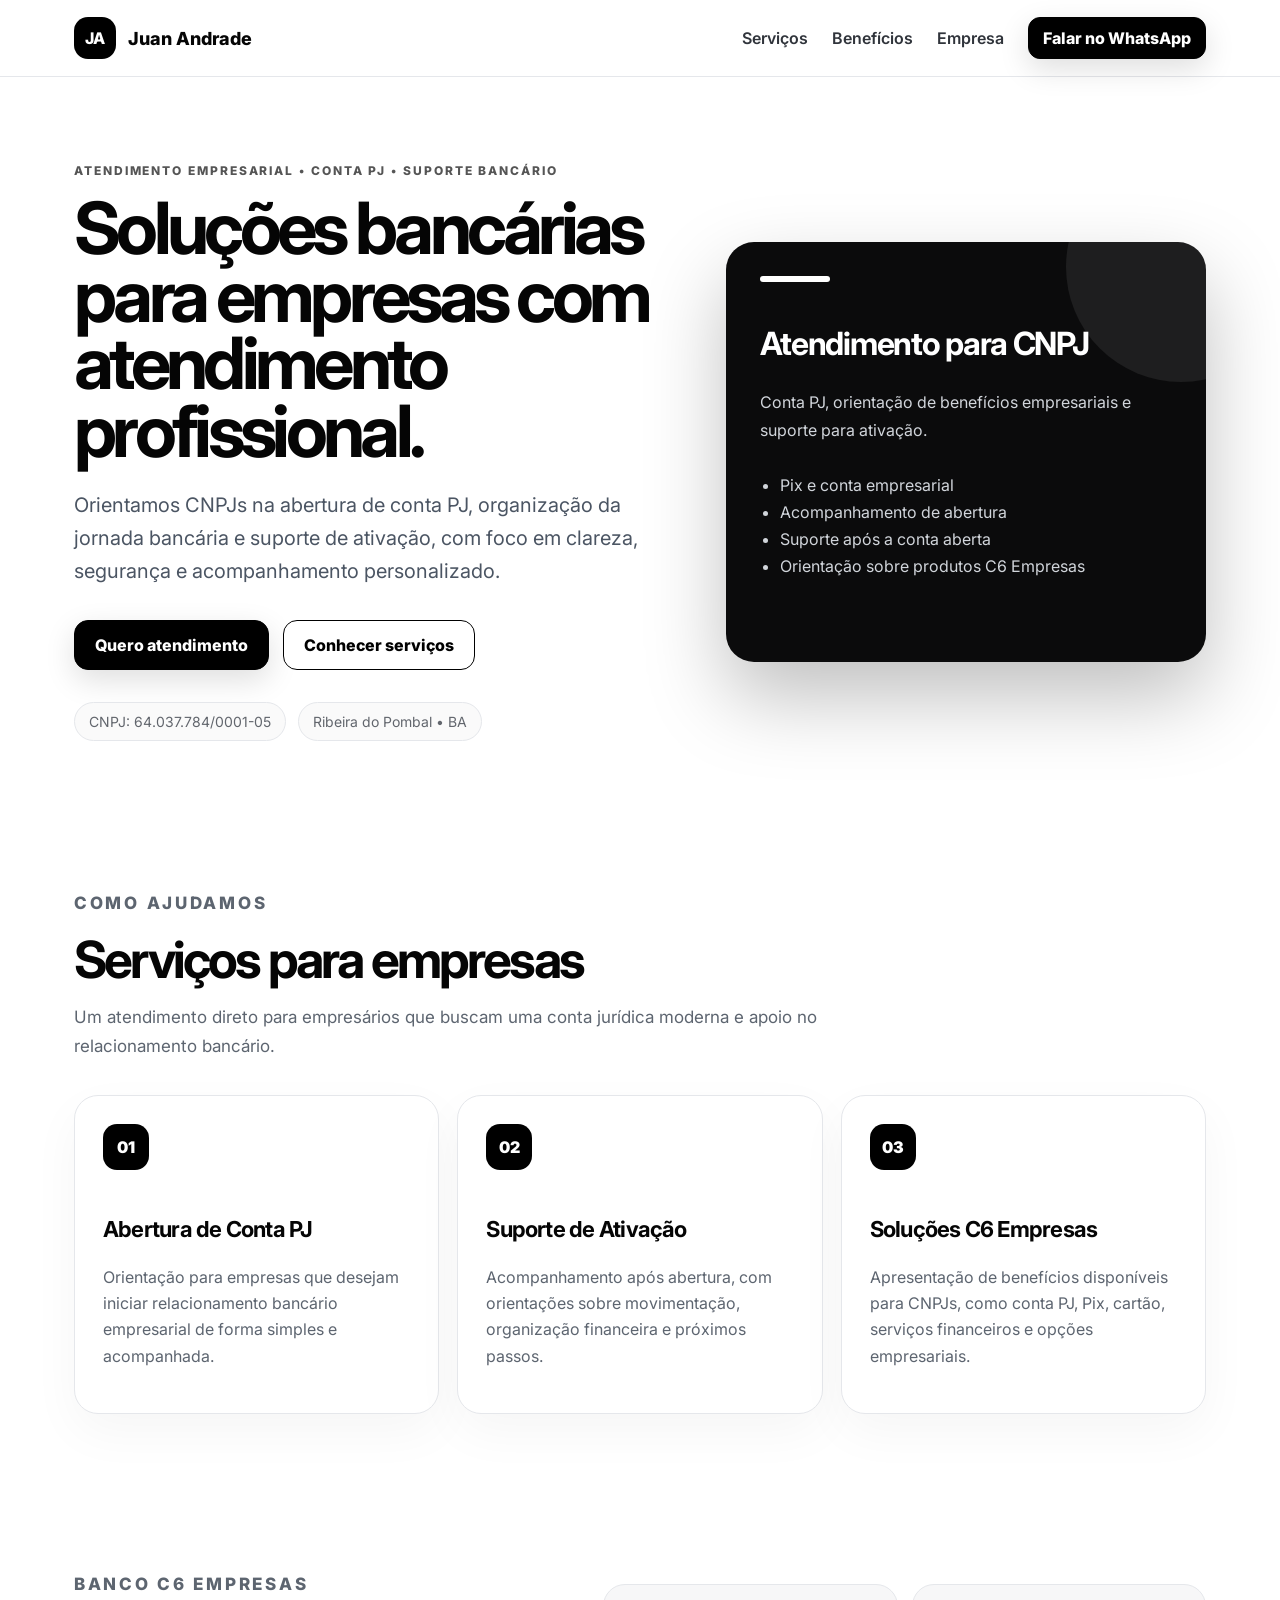
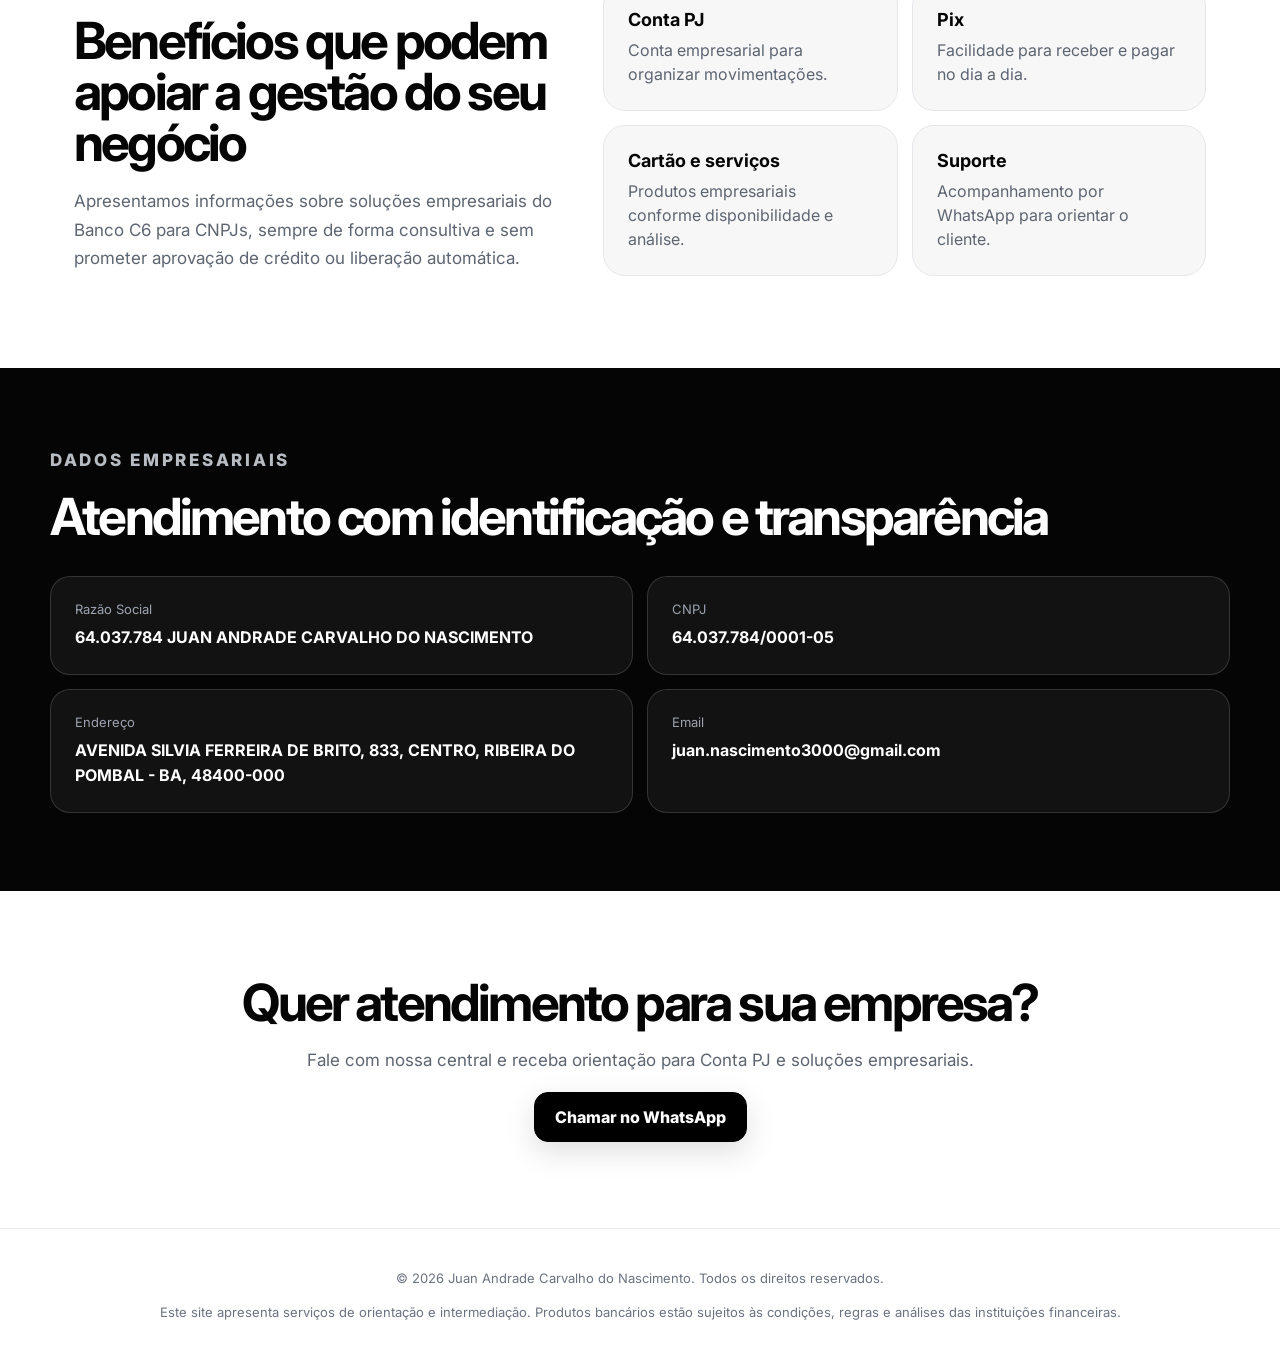
<file: index.html>
<!doctype html>
<html lang="pt-BR">
<head>
  <meta charset="utf-8" />
  <meta name="viewport" content="width=device-width, initial-scale=1" />
  <title>Juan Andrade | Soluções Bancárias PJ</title>
  <meta name="description" content="Atendimento profissional para CNPJs: conta PJ, soluções bancárias empresariais, orientação de abertura e suporte de ativação." />
  <link rel="preconnect" href="https://fonts.googleapis.com">
  <link rel="preconnect" href="https://fonts.gstatic.com" crossorigin>
  <link href="https://fonts.googleapis.com/css2?family=Inter:wght@400;500;600;700;800&display=swap" rel="stylesheet">
  <link rel="stylesheet" href="styles.css" />
</head>
<body>
  <header class="header">
    <nav class="nav">
      <a class="brand" href="#top" aria-label="Início">
        <span class="brand-mark">JA</span>
        <span class="brand-text">Juan Andrade</span>
      </a>
      <div class="nav-links">
        <a href="#servicos">Serviços</a>
        <a href="#beneficios">Benefícios</a>
        <a href="#empresa">Empresa</a>
        <a class="btn btn-small" href="https://wa.me/5575999470448?text=Ol%C3%A1%2C%20quero%20atendimento%20para%20Conta%20PJ" target="_blank" rel="noopener">Falar no WhatsApp</a>
      </div>
    </nav>
  </header>

  <main id="top">
    <section class="hero">
      <div class="hero-content">
        <p class="eyebrow">Atendimento empresarial • Conta PJ • Suporte bancário</p>
        <h1>Soluções bancárias para empresas com atendimento profissional.</h1>
        <p class="hero-text">Orientamos CNPJs na abertura de conta PJ, organização da jornada bancária e suporte de ativação, com foco em clareza, segurança e acompanhamento personalizado.</p>
        <div class="hero-actions">
          <a class="btn" href="https://wa.me/5575999470448?text=Ol%C3%A1%2C%20quero%20atendimento%20para%20Conta%20PJ" target="_blank" rel="noopener">Quero atendimento</a>
          <a class="btn btn-outline" href="#servicos">Conhecer serviços</a>
        </div>
        <div class="trust-row">
          <span>CNPJ: 64.037.784/0001-05</span>
          <span>Ribeira do Pombal • BA</span>
        </div>
      </div>
      <div class="hero-card">
        <div class="card-topline"></div>
        <h2>Atendimento para CNPJ</h2>
        <p>Conta PJ, orientação de benefícios empresariais e suporte para ativação.</p>
        <ul>
          <li>Pix e conta empresarial</li>
          <li>Acompanhamento de abertura</li>
          <li>Suporte após a conta aberta</li>
          <li>Orientação sobre produtos C6 Empresas</li>
        </ul>
      </div>
    </section>

    <section class="section" id="servicos">
      <div class="section-head">
        <p class="eyebrow">Como ajudamos</p>
        <h2>Serviços para empresas</h2>
        <p>Um atendimento direto para empresários que buscam uma conta jurídica moderna e apoio no relacionamento bancário.</p>
      </div>
      <div class="grid-3">
        <article class="service-card">
          <span class="icon">01</span>
          <h3>Abertura de Conta PJ</h3>
          <p>Orientação para empresas que desejam iniciar relacionamento bancário empresarial de forma simples e acompanhada.</p>
        </article>
        <article class="service-card">
          <span class="icon">02</span>
          <h3>Suporte de Ativação</h3>
          <p>Acompanhamento após abertura, com orientações sobre movimentação, organização financeira e próximos passos.</p>
        </article>
        <article class="service-card">
          <span class="icon">03</span>
          <h3>Soluções C6 Empresas</h3>
          <p>Apresentação de benefícios disponíveis para CNPJs, como conta PJ, Pix, cartão, serviços financeiros e opções empresariais.</p>
        </article>
      </div>
    </section>

    <section class="split" id="beneficios">
      <div>
        <p class="eyebrow">Banco C6 Empresas</p>
        <h2>Benefícios que podem apoiar a gestão do seu negócio</h2>
        <p>Apresentamos informações sobre soluções empresariais do Banco C6 para CNPJs, sempre de forma consultiva e sem prometer aprovação de crédito ou liberação automática.</p>
      </div>
      <div class="benefits">
        <div><strong>Conta PJ</strong><span>Conta empresarial para organizar movimentações.</span></div>
        <div><strong>Pix</strong><span>Facilidade para receber e pagar no dia a dia.</span></div>
        <div><strong>Cartão e serviços</strong><span>Produtos empresariais conforme disponibilidade e análise.</span></div>
        <div><strong>Suporte</strong><span>Acompanhamento por WhatsApp para orientar o cliente.</span></div>
      </div>
    </section>

    <section class="section dark" id="empresa">
      <div class="section-head light">
        <p class="eyebrow">Dados empresariais</p>
        <h2>Atendimento com identificação e transparência</h2>
      </div>
      <div class="company-card">
        <div>
          <span>Razão Social</span>
          <strong>64.037.784 JUAN ANDRADE CARVALHO DO NASCIMENTO</strong>
        </div>
        <div>
          <span>CNPJ</span>
          <strong>64.037.784/0001-05</strong>
        </div>
        <div>
          <span>Endereço</span>
          <strong>AVENIDA SILVIA FERREIRA DE BRITO, 833, CENTRO, RIBEIRA DO POMBAL - BA, 48400-000</strong>
        </div>
        <div>
          <span>Email</span>
          <strong>juan.nascimento3000@gmail.com</strong>
        </div>
      </div>
    </section>

    <section class="cta">
      <h2>Quer atendimento para sua empresa?</h2>
      <p>Fale com nossa central e receba orientação para Conta PJ e soluções empresariais.</p>
      <a class="btn" href="https://wa.me/5575999470448?text=Ol%C3%A1%2C%20quero%20atendimento%20para%20Conta%20PJ" target="_blank" rel="noopener">Chamar no WhatsApp</a>
    </section>
  </main>

  <footer class="footer">
    <p>© 2026 Juan Andrade Carvalho do Nascimento. Todos os direitos reservados.</p>
    <p>Este site apresenta serviços de orientação e intermediação. Produtos bancários estão sujeitos às condições, regras e análises das instituições financeiras.</p>
  </footer>
</body>
</html>
</file>
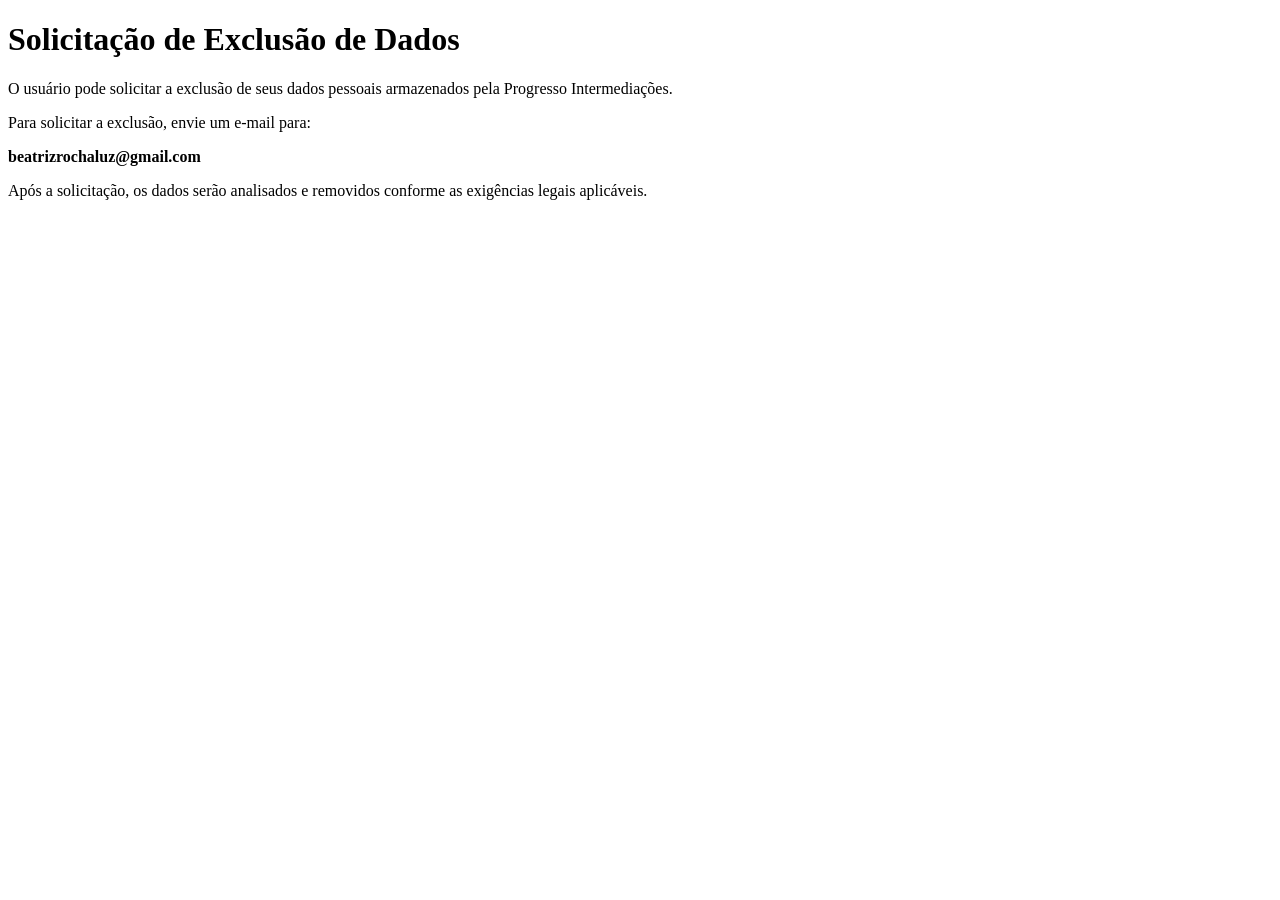
<file: exclusao-de-dados.html>
<!DOCTYPE html>
<html lang="pt-BR">
<head>
<meta charset="UTF-8">
<title>Exclusão de Dados - Progresso Cloud API</title>
</head>
<body>

<h1>Solicitação de Exclusão de Dados</h1>

<p>O usuário pode solicitar a exclusão de seus dados pessoais armazenados pela Progresso Intermediações.</p>

<p>Para solicitar a exclusão, envie um e-mail para:</p>

<p><strong>beatrizrochaluz@gmail.com</strong></p>

<p>Após a solicitação, os dados serão analisados e removidos conforme as exigências legais aplicáveis.</p>

</body>
</html>
</file>
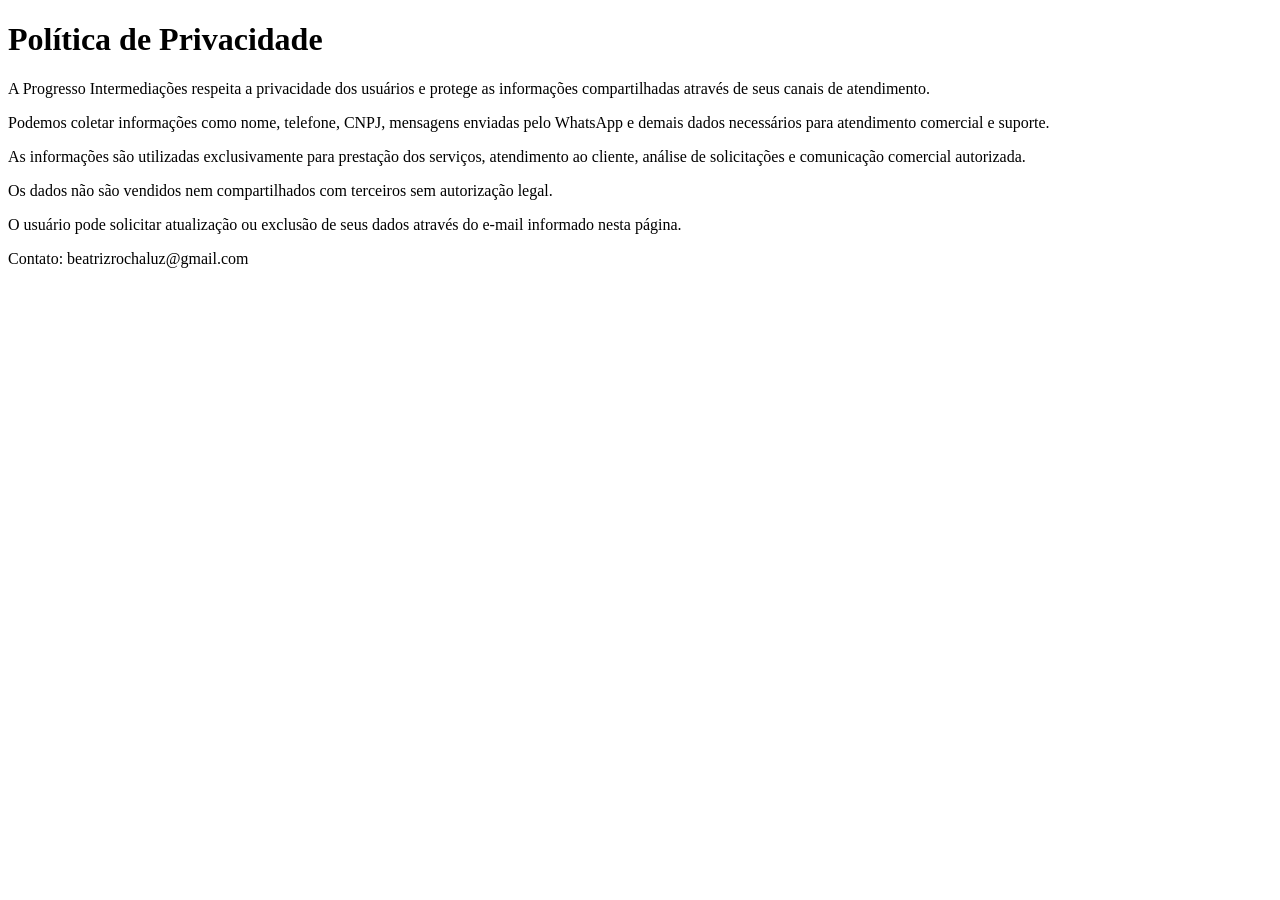
<file: politica-de-privacidade.html>
<!DOCTYPE html>
<html lang="pt-BR">
<head>
<meta charset="UTF-8">
<title>Política de Privacidade - Progresso Cloud API</title>
</head>
<body>

<h1>Política de Privacidade</h1>

<p>A Progresso Intermediações respeita a privacidade dos usuários e protege as informações compartilhadas através de seus canais de atendimento.</p>

<p>Podemos coletar informações como nome, telefone, CNPJ, mensagens enviadas pelo WhatsApp e demais dados necessários para atendimento comercial e suporte.</p>

<p>As informações são utilizadas exclusivamente para prestação dos serviços, atendimento ao cliente, análise de solicitações e comunicação comercial autorizada.</p>

<p>Os dados não são vendidos nem compartilhados com terceiros sem autorização legal.</p>

<p>O usuário pode solicitar atualização ou exclusão de seus dados através do e-mail informado nesta página.</p>

<p>Contato: beatrizrochaluz@gmail.com</p>

</body>
</html>
</file>
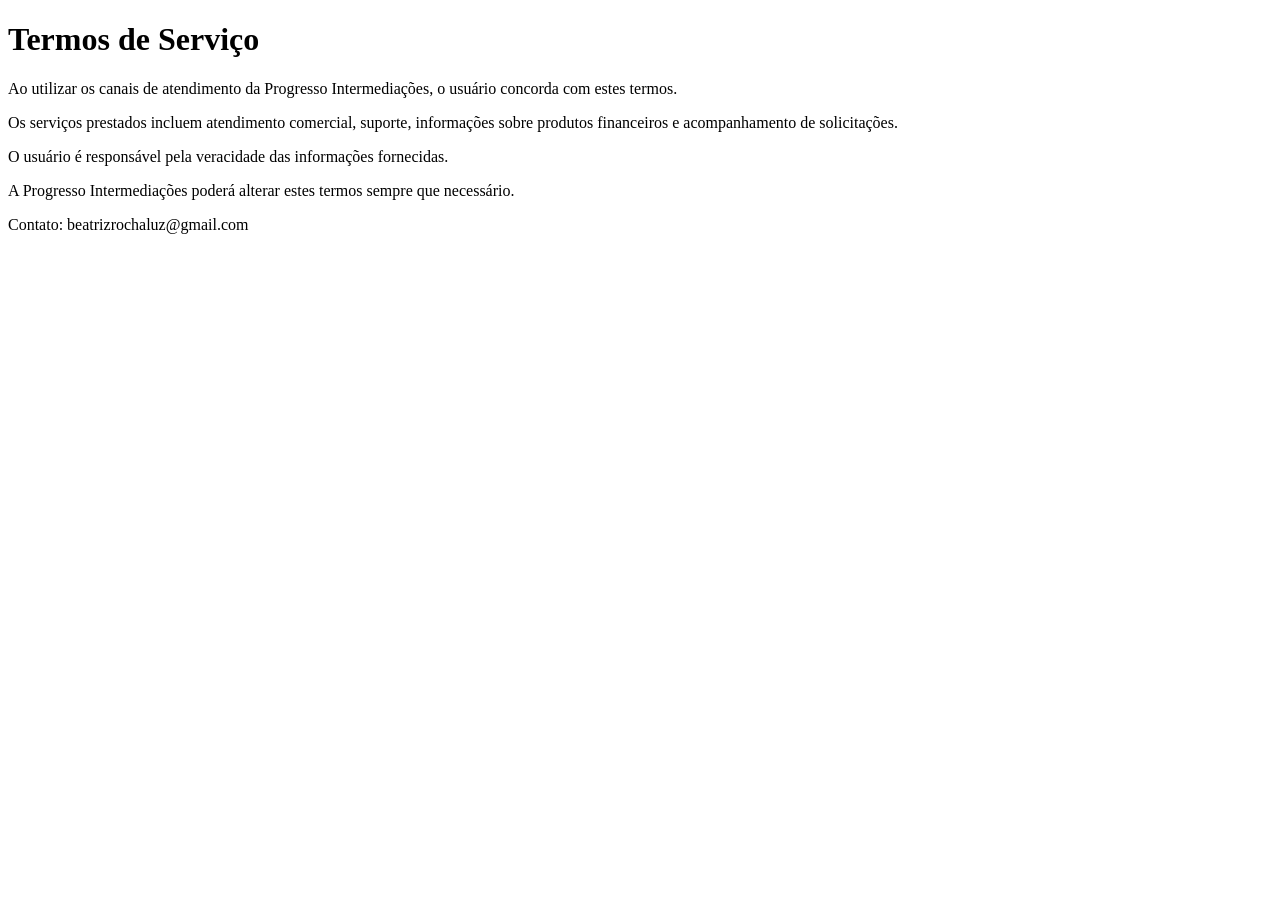
<file: termos-de-servico.html>
<!DOCTYPE html>
<html lang="pt-BR">
<head>
<meta charset="UTF-8">
<title>Termos de Serviço - Progresso Cloud API</title>
</head>
<body>

<h1>Termos de Serviço</h1>

<p>Ao utilizar os canais de atendimento da Progresso Intermediações, o usuário concorda com estes termos.</p>

<p>Os serviços prestados incluem atendimento comercial, suporte, informações sobre produtos financeiros e acompanhamento de solicitações.</p>

<p>O usuário é responsável pela veracidade das informações fornecidas.</p>

<p>A Progresso Intermediações poderá alterar estes termos sempre que necessário.</p>

<p>Contato: beatrizrochaluz@gmail.com</p>

</body>
</html>
</file>
<file: styles.css>
:root{
  --black:#050505; --white:#fff; --muted:#6b7280; --line:#e5e7eb; --soft:#f7f7f8; --dark:#111113; --accent:#111827; --green:#16a34a;
}
*{box-sizing:border-box} body{margin:0;font-family:Inter,system-ui,-apple-system,Segoe UI,sans-serif;background:var(--white);color:var(--black)}
a{color:inherit;text-decoration:none}.header{position:sticky;top:0;z-index:20;background:rgba(255,255,255,.88);backdrop-filter:blur(14px);border-bottom:1px solid var(--line)}
.nav{max-width:1180px;margin:auto;height:76px;display:flex;align-items:center;justify-content:space-between;padding:0 24px}.brand{display:flex;align-items:center;gap:12px;font-weight:800}.brand-mark{width:42px;height:42px;border-radius:14px;background:#000;color:#fff;display:grid;place-items:center;letter-spacing:-.06em}.brand-text{font-size:18px}.nav-links{display:flex;gap:24px;align-items:center;font-weight:600;color:#30343b}.nav-links a:not(.btn):hover{color:#000}.btn{display:inline-flex;align-items:center;justify-content:center;background:#000;color:#fff;border:1px solid #000;border-radius:14px;padding:14px 20px;font-weight:800;box-shadow:0 10px 30px rgba(0,0,0,.13);transition:.2s}.btn:hover{transform:translateY(-1px);box-shadow:0 18px 42px rgba(0,0,0,.18)}.btn-small{padding:10px 14px;border-radius:12px}.btn-outline{background:#fff;color:#000;box-shadow:none}
.hero{max-width:1180px;margin:0 auto;padding:86px 24px 70px;display:grid;grid-template-columns:1.12fr .88fr;gap:40px;align-items:center}.eyebrow{text-transform:uppercase;font-size:12px;letter-spacing:.16em;font-weight:800;color:#555;margin:0 0 16px}.hero h1{font-size:clamp(42px,6vw,72px);line-height:.94;letter-spacing:-.065em;margin:0 0 24px}.hero-text{font-size:20px;line-height:1.65;color:#4b5563;max-width:690px}.hero-actions{display:flex;gap:14px;flex-wrap:wrap;margin:32px 0}.trust-row{display:flex;gap:12px;flex-wrap:wrap;color:#62666d;font-size:14px}.trust-row span{border:1px solid var(--line);border-radius:999px;padding:10px 14px;background:#fafafa}.hero-card{background:#0b0b0c;color:#fff;border-radius:28px;padding:34px;min-height:420px;box-shadow:0 35px 80px rgba(0,0,0,.25);position:relative;overflow:hidden}.hero-card:after{content:"";position:absolute;right:-90px;top:-90px;width:230px;height:230px;background:#fff;opacity:.08;border-radius:999px}.card-topline{width:70px;height:6px;border-radius:99px;background:#fff;margin-bottom:42px}.hero-card h2{font-size:32px;letter-spacing:-.04em}.hero-card p,.hero-card li{color:#d1d5db;line-height:1.7}.hero-card ul{padding-left:20px;margin-top:28px}.section{max-width:1180px;margin:auto;padding:78px 24px}.section-head{max-width:760px;margin-bottom:34px}.section-head h2,.split h2,.cta h2{font-size:clamp(32px,4vw,52px);line-height:1;letter-spacing:-.055em;margin:0 0 18px}.section-head p,.split p,.cta p{color:#5d6570;line-height:1.7;font-size:17px}.grid-3{display:grid;grid-template-columns:repeat(3,1fr);gap:18px}.service-card{border:1px solid var(--line);border-radius:24px;padding:28px;background:#fff;box-shadow:0 18px 50px rgba(0,0,0,.04)}.icon{display:inline-grid;place-items:center;width:46px;height:46px;border-radius:14px;background:#000;color:#fff;font-weight:900;margin-bottom:24px}.service-card h3{font-size:22px;letter-spacing:-.035em}.service-card p{color:#5d6570;line-height:1.65}.split{max-width:1180px;margin:0 auto;padding:78px 24px;display:grid;grid-template-columns:.9fr 1.1fr;gap:36px;align-items:center}.benefits{display:grid;grid-template-columns:repeat(2,1fr);gap:14px}.benefits div{background:var(--soft);border:1px solid var(--line);padding:24px;border-radius:22px}.benefits strong{display:block;font-size:18px;margin-bottom:8px}.benefits span{color:#5d6570;line-height:1.5}.dark{max-width:none;background:#050505;color:#fff}.dark .section-head,.company-card{max-width:1180px;margin-left:auto;margin-right:auto}.light p{color:#b7bbc2}.company-card{display:grid;grid-template-columns:repeat(2,1fr);gap:14px}.company-card div{border:1px solid rgba(255,255,255,.14);background:rgba(255,255,255,.055);border-radius:20px;padding:24px}.company-card span{display:block;color:#9ca3af;font-size:13px;margin-bottom:8px}.company-card strong{font-size:16px;line-height:1.55}.cta{text-align:center;max-width:900px;margin:0 auto;padding:86px 24px}.footer{border-top:1px solid var(--line);padding:26px 24px;text-align:center;color:#6b7280;font-size:13px;line-height:1.6}
@media(max-width:860px){.nav-links a:not(.btn){display:none}.hero,.split{grid-template-columns:1fr}.grid-3,.benefits,.company-card{grid-template-columns:1fr}.hero{padding-top:52px}.hero h1{font-size:44px}.hero-card{min-height:auto}.nav{padding:0 16px}}
</file>
